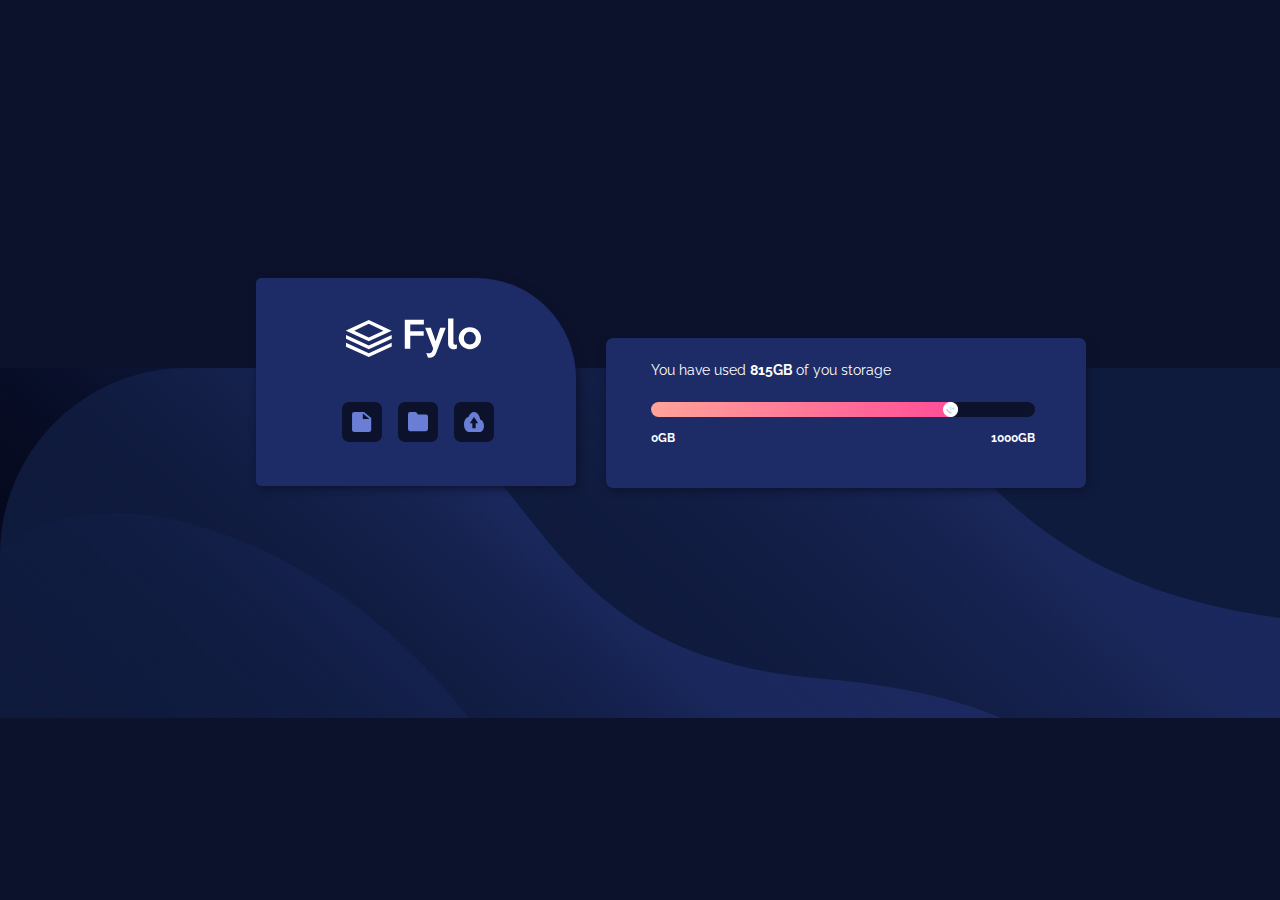
<file: Nnamdi Okonta Assignment/index.html>
<!DOCTYPE html>
<html lang="en">
  <head>
    <meta charset="UTF-8" />
    <meta name="viewport" content="width=device-width, initial-scale=1.0" />
    <title>landing Page</title>
    <link href="css/mystyle.css" rel="stylesheet" />
    <link href="https://fonts.googleapis.com/css2?family=Raleway:ital,wght@0,300;0,400;0,500;0,700;1,300;1,500&display=swap" rel="stylesheet">

  </head>
  <body>
    <div class="container"> 
  
      <div class="container2">
        <div class="container-inner">
          <div class="images">
            <img src="./images/logo.svg" />
          </div>
          <div class="fonts">
            <img src="./images/icon-document.svg" />
            <img src="./images/icon-folder.svg" />
            <img src="./images/icon-upload.svg" />
          </div>
        </div>
        
        <div class="container-inner2">
       
<div class="progress-background">
  <p>You have used <span> 815GB </span>of you storage</p>
  <div class="text html"> <img src="./images/favicon-32x32.png" /></div>
 
  <div class="outline"> <h5>0GB</h5>
    <h5>1000GB</h5>
  </div>
 
</div>
        </div>
        
        </div>
      </div>
    </div>
  </body>
</html>
</file>
<file: Nnamdi Okonta Assignment/css/mystyle.css>
body {
  box-sizing: border-box;
  margin: 0;
  padding: 0;
  background-color: hsl(229, 57%, 11%);
  font-size: 14px;
  font-family: "Raleway", sans-serif;
  font-weight: 400;
}
.container {
  background: url(../images/bg-desktop.svg);
  background-size: cover;
  height: 350px;
  width: 100%;
  position: relative;
  top: 23rem;
  background-color: hsl(229, 73%, 7%);
}
.container2 {
  display: grid;
  grid-template-columns: auto auto;
  grid-gap: 30px;
  margin-left: 20%;
  margin-right: 20%;
  position: absolute;
  top: -90px;
}
.container-inner {
  background-color: hsl(228, 56%, 26%);
  width: 20rem;
  height: 13rem;
  border-top-right-radius: 100px;
  border-top-left-radius: 5px;
  border-bottom-right-radius: 5px;
  border-bottom-left-radius: 5px;
  display: grid;
  grid-template-columns: 1fr;
  box-shadow: 2px 2px 8px hsl(229, 57%, 11%);
}
.images {
  display: block;
  margin-top: 40px;
  margin-left: 90px;
}

.fonts {
  display: inline-block;
  margin-top: 30px;
  margin-left: 80px;
  margin-bottom: 30px;
}
.fonts img {
  background-color: hsl(229, 57%, 11%);
  height: 20px;
  width: 20px;
  padding: 10px;
  border-radius: 7px;
  margin: 6px;
}
.container-inner2 {
  background-color: hsl(228, 56%, 26%);
  height: 150px;
  position: relative;
  top: 60px;
  box-shadow: 2px 2px 8px hsl(229, 57%, 11%);
  border-radius: 7px;
  width: 30rem;
}
.progress-background {
  width: 80%;
  margin-left: 45px;
  margin-right: 10px;
  margin-top: 4rem;
  background-color: hsl(229, 57%, 11%);
  position: relative;
  border-radius: 10px;
  height: 15px;
}
.progress-background img {
  display: block;
  float: right;
  height: 15px;
}
.progress-background p {
  position: absolute;
  top: -90px;
  color: white;
}
.html {
  background-image: linear-gradient(
    to right,
    hsl(6, 100%, 80%),
    hsl(335, 100%, 65%)
  );
  width: 80%;
  border-radius: 10px;
  height: 15px;
  position: absolute;
  top: 0px;
}
.outline {
  display: grid;
  grid-template-columns: 1fr 1fr;
  grid-gap: 80%;
  margin: 0;
  position: relative;
  top: 10px;
  color: white;
}
.progress-background p {
  margin-top: 50px;
}
span {
  font-weight: 700;
}

@media only screen and (max-width: 1000px) {
  .container2 {
    display: grid;
    grid-template-columns: auto;
    grid-gap: 1px;
    width: 80%;
    position: relative;
    width: 70vw;
  }
  .container2 .container-inner2 {
    width: 100%;

    position: absolute;
    top: 15rem;
    right: 30px;
  }
}
@media only screen and (max-width: 1200px) and (max-width: 1500px) {
  .container2 {
    display: grid;
    grid-template-columns: auto auto;
    grid-gap: 2rem;
    position: relative;
    margin-right: 15%;
    width: 70vw;
  }
}
</file>
